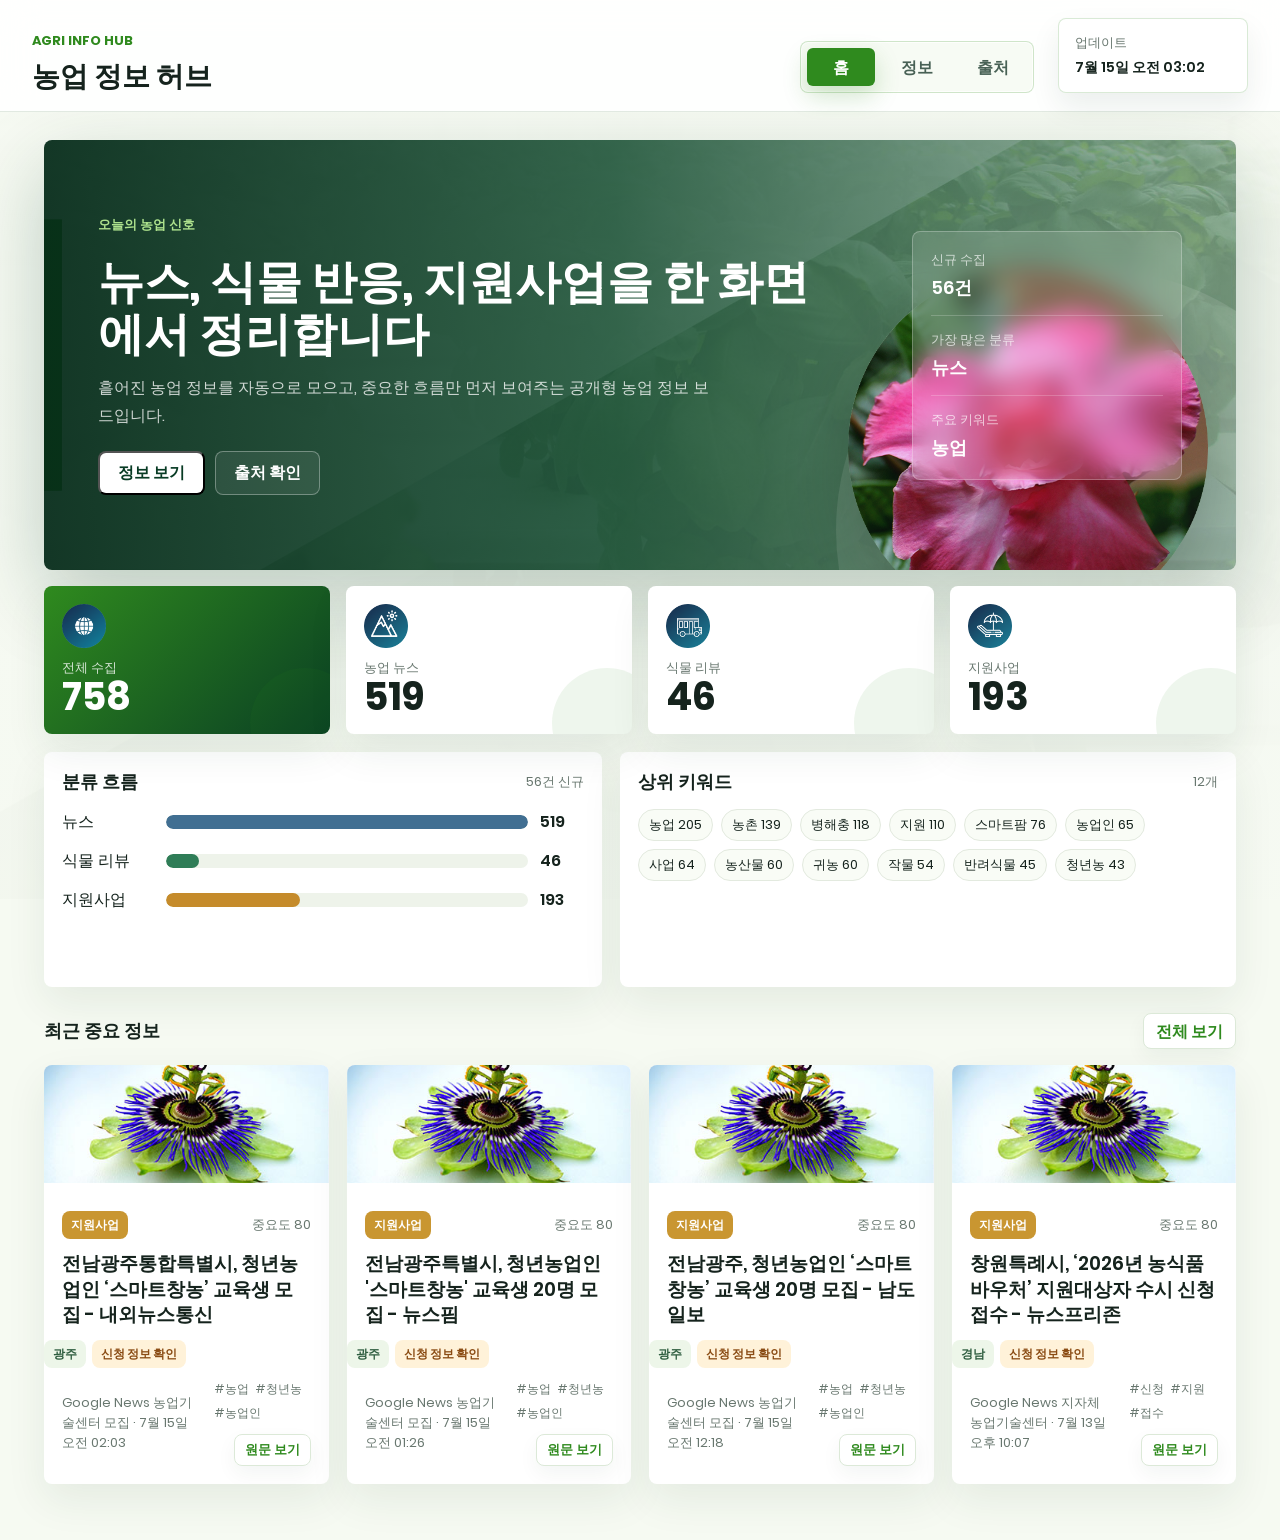
<file: public/index.html>
<!doctype html>
<html lang="ko">
  <head>
    <meta charset="utf-8">
    <meta name="viewport" content="width=device-width, initial-scale=1">
    <title>Agri Info Hub</title>
    <link rel="stylesheet" href="./styles.css?v=9">
  </head>
  <body>
    <header class="topbar">
      <button class="brand-lockup" data-home-link type="button" aria-label="홈으로 이동">
        <p class="eyebrow">Agri Info Hub</p>
        <h1>농업 정보 허브</h1>
      </button>
      <nav class="main-nav" aria-label="주요 화면">
        <button class="nav-button active" data-view="home" type="button">홈</button>
        <button class="nav-button" data-view="feed" type="button">정보</button>
        <button class="nav-button" data-view="sources" type="button">출처</button>
      </nav>
      <div class="update-box">
        <span>업데이트</span>
        <strong id="lastUpdated">대기 중</strong>
      </div>
    </header>

    <main class="layout">
      <section id="homeView" class="view active" aria-label="홈">
        <section class="home-hero">
          <div class="home-copy">
            <p class="eyebrow">오늘의 농업 신호</p>
            <h2>뉴스, 식물 반응, 지원사업을 한 화면에서 정리합니다</h2>
            <p class="hero-subtitle">흩어진 농업 정보를 자동으로 모으고, 중요한 흐름만 먼저 보여주는 공개형 농업 정보 보드입니다.</p>
            <div class="hero-actions">
              <button class="primary-action" data-view-jump="feed" type="button">정보 보기</button>
              <button class="secondary-action" data-view-jump="sources" type="button">출처 확인</button>
            </div>
          </div>
          <div class="signal-panel">
            <div class="signal-row">
              <span>신규 수집</span>
              <strong id="homeNewCount">0건</strong>
            </div>
            <div class="signal-row">
              <span>가장 많은 분류</span>
              <strong id="homeLeadCategory">-</strong>
            </div>
            <div class="signal-row">
              <span>주요 키워드</span>
              <strong id="homeTopKeyword">-</strong>
            </div>
          </div>
          <img class="hero-plant" src="./assets/images/hero-plant.png" alt="">
        </section>

        <section class="metrics home-metrics" aria-label="요약 지표">
          <article class="metric primary metric-link" data-feed-category="all" role="button" tabindex="0" aria-label="전체 수집 정보 보기">
            <img class="metric-icon" src="./assets/icon/global.png" alt="">
            <span>전체 수집</span>
            <strong id="metricTotal">0</strong>
          </article>
          <article class="metric metric-link" data-feed-category="news" role="button" tabindex="0" aria-label="농업 뉴스 보기">
            <img class="metric-icon" src="./assets/icon/field.png" alt="">
            <span>농업 뉴스</span>
            <strong id="metricNews">0</strong>
          </article>
          <article class="metric metric-link" data-feed-category="plant_reviews" role="button" tabindex="0" aria-label="식물 리뷰 보기">
            <img class="metric-icon" src="./assets/icon/logistics.png" alt="">
            <span>식물 리뷰</span>
            <strong id="metricPlant">0</strong>
          </article>
          <article class="metric metric-link" data-feed-category="support" role="button" tabindex="0" aria-label="지원사업 보기">
            <img class="metric-icon" src="./assets/icon/support.png" alt="">
            <span>지원사업</span>
            <strong id="metricSupport">0</strong>
          </article>
        </section>

        <section class="home-grid">
          <div class="chart-panel">
            <div class="panel-heading">
              <h2>분류 흐름</h2>
              <span id="newItems">0건 신규</span>
            </div>
            <div id="categoryBars" class="bar-list"></div>
          </div>
          <div class="chart-panel">
            <div class="panel-heading">
              <h2>상위 키워드</h2>
              <span id="keywordTotal">0개</span>
            </div>
            <div id="keywordCloud" class="keyword-cloud"></div>
          </div>
        </section>

        <section class="home-latest">
          <div class="section-heading">
            <h2>최근 중요 정보</h2>
            <button class="text-action" data-view-jump="feed" type="button">전체 보기</button>
          </div>
          <div id="homeLatestList" class="latest-list"></div>
        </section>
      </section>

      <section id="feedView" class="view" aria-label="수집 정보">
        <section class="view-header">
          <div>
            <p class="eyebrow">Collected Info</p>
            <h2>수집된 정보</h2>
          </div>
          <span id="resultCount">0건</span>
        </section>

        <section class="control-panel" aria-label="필터">
          <div class="search-wrap">
            <label for="searchInput">검색</label>
            <input id="searchInput" type="search" placeholder="작물, 지역, 지원사업, 식물명">
          </div>
          <div class="category-tabs" role="tablist" aria-label="분류">
            <button class="category-tab active" data-category="all" type="button">전체</button>
            <button class="category-tab" data-category="news" type="button">뉴스</button>
            <button class="category-tab" data-category="plant_reviews" type="button">식물 리뷰</button>
            <button class="category-tab" data-category="support" type="button">지원사업</button>
          </div>
          <div class="sort-tabs" role="tablist" aria-label="정렬">
            <button class="sort-tab active" data-sort="latest" type="button">최신순</button>
            <button class="sort-tab" data-sort="importance" type="button">중요도순</button>
            <button class="sort-tab" data-sort="support" type="button">지원사업 우선</button>
            <button class="sort-tab" data-sort="deadline" type="button">마감 임박순</button>
          </div>
        </section>

        <div id="itemsList" class="items-list feed-list"></div>
      </section>

      <section id="sourcesView" class="view" aria-label="출처와 상태">
        <section class="view-header">
          <div>
            <p class="eyebrow">Sources</p>
            <h2>출처와 수집 상태</h2>
          </div>
          <span id="runStatus">not_run</span>
        </section>

        <section class="source-grid">
          <div>
            <div class="section-heading">
              <h2>출처</h2>
            </div>
            <div id="sourceList" class="source-list"></div>
          </div>
          <div>
            <div class="section-heading">
              <h2>수집 상태</h2>
            </div>
            <div id="errorList" class="status-list"></div>
          </div>
        </section>
      </section>
    </main>

    <script src="./app.js?v=9"></script>
  </body>
</html>
</file>
<file: public/styles.css>
:root {
  color-scheme: light;
  --ink: #1c2421;
  --muted: #66726d;
  --line: #d8dfd6;
  --paper: #fbfcf8;
  --panel: #ffffff;
  --green: #2f7d57;
  --leaf: #dfeee4;
  --amber: #c58b2b;
  --blue: #416f92;
  --coral: #b85f4a;
  --shadow: 0 18px 40px rgba(31, 45, 36, 0.08);
}

* {
  box-sizing: border-box;
}

body {
  margin: 0;
  min-height: 100vh;
  color: var(--ink);
  background:
    linear-gradient(180deg, rgba(223, 238, 228, 0.7) 0, rgba(251, 252, 248, 0) 260px),
    var(--paper);
  font-family: Inter, ui-sans-serif, system-ui, -apple-system, BlinkMacSystemFont, "Segoe UI", sans-serif;
}

button,
input {
  font: inherit;
}

.topbar {
  display: grid;
  grid-template-columns: minmax(220px, 1fr) auto auto;
  align-items: end;
  gap: 24px;
  max-width: 1280px;
  margin: 0 auto;
  padding: 32px 24px 20px;
}

.eyebrow {
  margin: 0 0 8px;
  color: var(--green);
  font-size: 13px;
  font-weight: 800;
  text-transform: uppercase;
}

h1,
h2,
p {
  margin: 0;
}

h1 {
  font-size: 34px;
  line-height: 1.15;
}

h2 {
  font-size: 18px;
  line-height: 1.3;
}

.main-nav {
  display: inline-grid;
  grid-template-columns: repeat(3, minmax(68px, 1fr));
  gap: 8px;
  padding: 6px;
  border: 1px solid var(--line);
  border-radius: 8px;
  background: rgba(255, 255, 255, 0.72);
}

.nav-button,
.category-tab,
.sort-tab,
.text-action {
  cursor: pointer;
}

.nav-button {
  min-height: 38px;
  border: 0;
  border-radius: 6px;
  color: var(--muted);
  background: transparent;
  font-weight: 800;
}

.nav-button.active {
  color: #fff;
  background: var(--green);
}

.update-box {
  display: grid;
  gap: 4px;
  min-width: 190px;
  padding: 14px 16px;
  border: 1px solid var(--line);
  border-radius: 8px;
  background: rgba(255, 255, 255, 0.86);
}

.update-box span,
.metric span,
.panel-heading span,
.section-heading span,
.item-meta,
.source-list span,
.status-list span {
  color: var(--muted);
  font-size: 13px;
}

.update-box strong {
  font-size: 14px;
}

.layout {
  max-width: 1280px;
  margin: 0 auto;
  padding: 0 24px 48px;
}

.view {
  display: none;
}

.view.active {
  display: block;
}

.home-hero {
  display: grid;
  grid-template-columns: minmax(0, 1fr) 220px;
  gap: 24px;
  align-items: stretch;
  min-height: 190px;
  padding: 28px;
  border: 1px solid var(--line);
  border-radius: 8px;
  background:
    linear-gradient(135deg, rgba(47, 125, 87, 0.12), rgba(65, 111, 146, 0.08)),
    var(--panel);
  box-shadow: var(--shadow);
}

.home-copy {
  display: grid;
  align-content: center;
  gap: 14px;
}

.home-copy h2 {
  max-width: 740px;
  font-size: 34px;
  line-height: 1.18;
}

.signal-panel {
  display: grid;
  gap: 0;
  padding: 18px;
  border: 1px solid rgba(47, 125, 87, 0.22);
  border-radius: 8px;
  background: rgba(255, 255, 255, 0.72);
}

.signal-row {
  display: grid;
  gap: 4px;
  padding: 14px 0;
  border-bottom: 1px solid var(--line);
}

.signal-row:first-child {
  padding-top: 0;
}

.signal-row:last-child {
  padding-bottom: 0;
  border-bottom: 0;
}

.signal-row span {
  color: var(--muted);
  font-size: 13px;
}

.signal-row strong {
  overflow-wrap: anywhere;
  font-size: 18px;
}

.control-panel {
  display: grid;
  grid-template-columns: minmax(260px, 1fr) auto;
  gap: 16px;
  align-items: end;
  padding: 18px;
  border: 1px solid var(--line);
  border-radius: 8px;
  background: rgba(255, 255, 255, 0.9);
  box-shadow: var(--shadow);
}

.search-wrap {
  display: grid;
  gap: 8px;
}

.search-wrap label {
  color: var(--muted);
  font-size: 13px;
  font-weight: 700;
}

.search-wrap input {
  width: 100%;
  height: 44px;
  padding: 0 14px;
  border: 1px solid var(--line);
  border-radius: 8px;
  color: var(--ink);
  background: #fff;
  outline: none;
}

.search-wrap input:focus {
  border-color: var(--green);
  box-shadow: 0 0 0 3px rgba(47, 125, 87, 0.14);
}

.category-tabs {
  display: grid;
  grid-template-columns: repeat(4, minmax(86px, 1fr));
  gap: 8px;
}

.sort-tabs {
  display: grid;
  grid-template-columns: repeat(4, minmax(96px, 1fr));
  gap: 8px;
  grid-column: 1 / -1;
}

.category-tab,
.sort-tab {
  min-height: 44px;
  border: 1px solid var(--line);
  border-radius: 8px;
  color: var(--ink);
  background: #fff;
  cursor: pointer;
}

.category-tab.active,
.sort-tab.active {
  border-color: var(--green);
  color: #fff;
  background: var(--green);
}

.metrics {
  display: grid;
  grid-template-columns: repeat(4, minmax(0, 1fr));
  gap: 14px;
  margin-top: 16px;
}

.metric {
  min-height: 112px;
  display: grid;
  align-content: space-between;
  padding: 18px;
  border: 1px solid var(--line);
  border-radius: 8px;
  background: var(--panel);
}

.metric.primary {
  color: #fff;
  border-color: var(--green);
  background: var(--green);
}

.metric.primary span {
  color: rgba(255, 255, 255, 0.82);
}

.metric strong {
  font-size: 34px;
  line-height: 1;
}

.home-grid {
  display: grid;
  grid-template-columns: 1.1fr 0.9fr;
  gap: 16px;
  margin-top: 16px;
}

.chart-panel {
  min-height: 220px;
  padding: 18px;
  border: 1px solid var(--line);
  border-radius: 8px;
  background: var(--panel);
}

.panel-heading,
.section-heading,
.view-header {
  display: flex;
  align-items: center;
  justify-content: space-between;
  gap: 16px;
  margin-bottom: 16px;
}

.view-header {
  min-height: 112px;
  margin-bottom: 18px;
  padding: 20px 0 4px;
}

.view-header h2 {
  font-size: 30px;
}

.view-header > span {
  color: var(--muted);
  font-weight: 800;
}

.text-action {
  min-height: 36px;
  padding: 0 12px;
  border: 1px solid var(--line);
  border-radius: 8px;
  color: var(--green);
  background: #fff;
  font-weight: 800;
}

.text-action:hover {
  border-color: var(--green);
}

.bar-list {
  display: grid;
  gap: 14px;
}

.bar-row {
  display: grid;
  grid-template-columns: 92px 1fr 44px;
  gap: 12px;
  align-items: center;
}

.bar-track {
  height: 14px;
  overflow: hidden;
  border-radius: 999px;
  background: #edf1ec;
}

.bar-fill {
  min-width: 4px;
  height: 100%;
  border-radius: inherit;
}

.keyword-cloud {
  display: flex;
  flex-wrap: wrap;
  gap: 8px;
}

.keyword {
  display: inline-flex;
  align-items: center;
  min-height: 32px;
  padding: 0 10px;
  border: 1px solid var(--line);
  border-radius: 999px;
  background: #fff;
  color: var(--ink);
  font-size: 13px;
}

.content-grid {
  display: grid;
  grid-template-columns: minmax(0, 1fr) 320px;
  gap: 16px;
  margin-top: 18px;
}

.home-latest {
  margin-top: 18px;
}

.latest-list {
  display: grid;
  grid-template-columns: repeat(4, minmax(0, 1fr));
  gap: 14px;
}

.feed-list {
  margin-top: 18px;
}

.source-grid {
  display: grid;
  grid-template-columns: minmax(0, 1fr) minmax(280px, 0.6fr);
  gap: 16px;
}

.feed-column,
.side-column {
  min-width: 0;
}

.items-list,
.source-list,
.status-list {
  display: grid;
  gap: 12px;
}

.item-card,
.source-row,
.status-row,
.empty-state {
  border: 1px solid var(--line);
  border-radius: 8px;
  background: var(--panel);
}

.item-card {
  display: grid;
  gap: 12px;
  padding: 18px;
}

.compact-card {
  align-content: space-between;
  min-height: 220px;
}

.compact-card h3 {
  font-size: 17px;
}

.item-top {
  display: flex;
  align-items: center;
  justify-content: space-between;
  gap: 14px;
}

.badge {
  display: inline-flex;
  align-items: center;
  min-height: 28px;
  padding: 0 9px;
  border-radius: 999px;
  color: #fff;
  font-size: 12px;
  font-weight: 800;
  white-space: nowrap;
}

.badge.news {
  background: var(--blue);
}

.badge.plant_reviews {
  background: var(--green);
}

.badge.support {
  background: var(--amber);
}

.importance {
  color: var(--muted);
  font-size: 13px;
  white-space: nowrap;
}

.item-card h3 {
  margin: 0;
  font-size: 19px;
  line-height: 1.35;
}

.item-card h3 a,
.item-card h3 span {
  color: var(--ink);
  text-decoration: none;
}

.item-card h3 a:hover {
  color: var(--green);
  text-decoration: underline;
}

.item-summary {
  color: #3f4a45;
  line-height: 1.55;
}

.item-signals {
  display: flex;
  flex-wrap: wrap;
  gap: 6px;
}

.info-chip {
  min-height: 28px;
  display: inline-flex;
  align-items: center;
  padding: 0 9px;
  border-radius: 8px;
  color: #2f5e40;
  background: #edf6e9;
  font-size: 12px;
  font-weight: 800;
}

.info-chip.deadline {
  color: #8a4b13;
  background: #fff2d9;
}

.item-footer {
  display: flex;
  align-items: center;
  justify-content: space-between;
  gap: 16px;
}

.item-keywords {
  display: flex;
  flex-wrap: wrap;
  gap: 6px;
}

.item-actions {
  display: flex;
  align-items: center;
  justify-content: flex-end;
  gap: 12px;
  flex-wrap: wrap;
}

.open-link {
  min-height: 32px;
  display: inline-flex;
  align-items: center;
  padding: 0 10px;
  border: 1px solid var(--line);
  border-radius: 8px;
  color: var(--green);
  background: #fff;
  font-size: 13px;
  font-weight: 800;
  text-decoration: none;
}

.open-link:hover {
  border-color: var(--green);
}

.open-link.disabled {
  color: var(--muted);
}

.mini-keyword {
  color: var(--muted);
  font-size: 12px;
}

.source-row,
.status-row {
  display: grid;
  grid-template-columns: 1fr auto;
  gap: 12px;
  align-items: center;
  min-height: 48px;
  padding: 12px;
}

.status-row {
  grid-template-columns: 1fr;
}

.compact {
  margin-top: 24px;
}

.empty-state {
  min-height: 180px;
  display: grid;
  place-items: center;
  padding: 24px;
  color: var(--muted);
  text-align: center;
}

@media (max-width: 920px) {
  .control-panel,
  .item-footer {
    align-items: stretch;
  }

  .item-footer {
    flex-direction: column;
  }

  .topbar {
    grid-template-columns: 1fr;
  }

  .main-nav {
    width: 100%;
  }

  .home-hero,
  .control-panel,
  .home-grid,
  .content-grid,
  .source-grid {
    grid-template-columns: 1fr;
  }

  .metrics {
    grid-template-columns: repeat(2, minmax(0, 1fr));
  }

  .latest-list {
    grid-template-columns: repeat(2, minmax(0, 1fr));
  }
}

@media (max-width: 620px) {
  .topbar {
    padding: 24px 16px 16px;
  }

  .layout {
    padding: 0 16px 36px;
  }

  h1 {
    font-size: 28px;
  }

  .category-tabs,
  .sort-tabs,
  .metrics {
    grid-template-columns: 1fr;
  }

  .home-hero {
    padding: 20px;
  }

  .home-copy h2 {
    font-size: 26px;
  }

  .latest-list {
    grid-template-columns: 1fr;
  }

  .bar-row {
    grid-template-columns: 80px 1fr 36px;
  }
}

/* Greeno-inspired visual layer */
@font-face {
  font-family: "PoppinsLocal";
  src: url("./assets/fonts/Poppins-Regular.ttf") format("truetype");
  font-weight: 400;
}

@font-face {
  font-family: "PoppinsLocal";
  src: url("./assets/fonts/Poppins-SemiBold.ttf") format("truetype");
  font-weight: 700;
}

@font-face {
  font-family: "PoppinsLocal";
  src: url("./assets/fonts/Poppins-Bold.ttf") format("truetype");
  font-weight: 800;
}

:root {
  --ink: #15231d;
  --muted: #68776f;
  --line: #dce6dc;
  --paper: #f6faf2;
  --panel: #ffffff;
  --green: #2f8a1e;
  --deep-green: #083b24;
  --leaf: #e8f4df;
  --amber: #c99631;
  --blue: #174f72;
  --coral: #c85b46;
  --shadow: 0 24px 60px rgba(19, 55, 34, 0.11);
}

body {
  background:
    linear-gradient(180deg, rgba(246, 250, 242, 0.92), rgba(246, 250, 242, 0.98)),
    url("./assets/images/banner.jpg") center top / cover fixed,
    var(--paper);
  font-family: "PoppinsLocal", Inter, ui-sans-serif, system-ui, -apple-system, BlinkMacSystemFont, "Segoe UI", sans-serif;
}

.topbar {
  position: sticky;
  top: 0;
  z-index: 20;
  max-width: none;
  grid-template-columns: minmax(220px, 1fr) auto auto;
  padding: 18px 32px;
  border-bottom: 1px solid rgba(220, 230, 220, 0.86);
  background: rgba(255, 255, 255, 0.9);
  backdrop-filter: blur(18px);
}

.brand-lockup {
  display: grid;
  gap: 2px;
  justify-self: start;
  border: 0;
  padding: 0;
  color: inherit;
  background: transparent;
  text-align: left;
  cursor: pointer;
}

.brand-lockup h1 {
  font-size: 28px;
}

.brand-lockup:hover h1,
.brand-lockup:focus-visible h1 {
  color: var(--green);
}

.brand-lockup:focus-visible {
  outline: 3px solid rgba(47, 138, 30, 0.24);
  outline-offset: 6px;
}

.eyebrow {
  color: var(--green);
  letter-spacing: 0;
}

.main-nav {
  border-color: rgba(47, 138, 30, 0.2);
  background: #f7fbf4;
  box-shadow: inset 0 0 0 1px rgba(255, 255, 255, 0.78);
}

.nav-button {
  color: #486155;
}

.nav-button.active {
  background: var(--green);
  box-shadow: 0 10px 24px rgba(47, 138, 30, 0.22);
}

.update-box {
  border-color: rgba(47, 138, 30, 0.18);
  background: #fff;
  box-shadow: 0 14px 30px rgba(19, 55, 34, 0.08);
}

.layout {
  max-width: 1240px;
  padding: 28px 24px 56px;
}

.home-hero {
  position: relative;
  min-height: 430px;
  overflow: hidden;
  grid-template-columns: minmax(0, 1fr) 270px;
  align-items: center;
  padding: 54px;
  border: 0;
  color: #fff;
  background:
    linear-gradient(90deg, rgba(5, 43, 25, 0.94) 0%, rgba(9, 68, 38, 0.82) 48%, rgba(23, 89, 47, 0.4) 100%),
    url("./assets/images/banner.jpg") center / cover;
  box-shadow: 0 28px 80px rgba(8, 59, 36, 0.24);
}

.home-hero::after {
  content: "";
  position: absolute;
  inset: auto -120px -220px auto;
  width: 520px;
  height: 520px;
  border-radius: 50%;
  background: rgba(255, 255, 255, 0.1);
}

.home-copy {
  position: relative;
  z-index: 2;
  max-width: 720px;
}

.home-copy .eyebrow {
  color: #aee28d;
}

.home-copy h2 {
  max-width: 760px;
  color: #fff;
  font-size: 46px;
  font-weight: 800;
  line-height: 1.12;
}

.hero-subtitle {
  max-width: 620px;
  color: rgba(255, 255, 255, 0.78);
  font-size: 16px;
  line-height: 1.7;
}

.hero-actions {
  display: flex;
  flex-wrap: wrap;
  gap: 10px;
  margin-top: 8px;
}

.primary-action,
.secondary-action {
  min-height: 44px;
  padding: 0 18px;
  border-radius: 8px;
  font-weight: 800;
}

.primary-action {
  color: var(--deep-green);
  background: #fff;
}

.secondary-action {
  border: 1px solid rgba(255, 255, 255, 0.32);
  color: #fff;
  background: rgba(255, 255, 255, 0.08);
}

.signal-panel {
  position: relative;
  z-index: 2;
  align-self: center;
  border-color: rgba(255, 255, 255, 0.25);
  color: #fff;
  background: rgba(255, 255, 255, 0.13);
  backdrop-filter: blur(12px);
}

.signal-row {
  border-color: rgba(255, 255, 255, 0.2);
}

.signal-row span {
  color: rgba(255, 255, 255, 0.7);
}

.signal-row strong {
  color: #fff;
}

.hero-plant {
  position: absolute;
  right: 28px;
  bottom: -58px;
  z-index: 1;
  width: min(36vw, 360px);
  opacity: 0.9;
  filter: drop-shadow(0 28px 36px rgba(0, 0, 0, 0.22));
  pointer-events: none;
}

.metrics {
  gap: 16px;
}

.metric {
  position: relative;
  min-height: 134px;
  overflow: hidden;
  border: 0;
  box-shadow: 0 16px 40px rgba(25, 66, 42, 0.09);
}

.metric-link {
  cursor: pointer;
}

.metric-link::before {
  content: "보기";
  position: absolute;
  top: 16px;
  right: 16px;
  z-index: 1;
  min-height: 28px;
  display: inline-flex;
  align-items: center;
  padding: 0 10px;
  border-radius: 8px;
  color: var(--green);
  background: rgba(47, 138, 30, 0.1);
  font-size: 12px;
  font-weight: 800;
  opacity: 0;
  transform: translateY(-4px);
  transition: opacity 0.18s ease, transform 0.18s ease;
}

.metric-link:hover,
.metric-link:focus-visible {
  transform: translateY(-2px);
  box-shadow: 0 22px 54px rgba(25, 66, 42, 0.14);
}

.metric-link:hover::before,
.metric-link:focus-visible::before {
  opacity: 1;
  transform: translateY(0);
}

.metric-link.primary::before {
  color: #fff;
  background: rgba(255, 255, 255, 0.18);
}

.metric-link:focus-visible {
  outline: 3px solid rgba(47, 138, 30, 0.28);
  outline-offset: 3px;
}

.metric::after {
  content: "";
  position: absolute;
  right: -30px;
  bottom: -44px;
  width: 110px;
  height: 110px;
  border-radius: 50%;
  background: rgba(47, 138, 30, 0.08);
}

.metric.primary {
  background:
    linear-gradient(135deg, rgba(47, 138, 30, 0.94), rgba(8, 59, 36, 0.94)),
    var(--green);
}

.metric-icon {
  width: 44px;
  height: 44px;
  object-fit: contain;
  margin-bottom: 10px;
}

.metric:not(.primary) .metric-icon {
  filter: saturate(0.9);
}

.metric strong {
  font-size: 38px;
  font-weight: 800;
}

.home-grid {
  grid-template-columns: 0.95fr 1.05fr;
  gap: 18px;
  margin-top: 18px;
}

.chart-panel,
.item-card,
.source-row,
.status-row,
.empty-state,
.control-panel {
  border: 0;
  box-shadow: 0 16px 40px rgba(25, 66, 42, 0.08);
}

.chart-panel {
  min-height: 235px;
}

.bar-track {
  background: #eef3ea;
}

.keyword {
  border-color: #e3eadf;
  background: #f9fcf6;
}

.home-latest {
  margin-top: 26px;
}

.section-heading h2,
.panel-heading h2 {
  font-weight: 800;
}

.latest-list {
  gap: 18px;
}

.compact-card {
  min-height: 316px;
  padding: 0;
  overflow: hidden;
}

.compact-card > .item-top,
.compact-card > h3,
.compact-card > .item-footer {
  margin-left: 18px;
  margin-right: 18px;
}

.compact-card > .item-top {
  margin-top: 16px;
}

.compact-card > .item-footer {
  margin-bottom: 18px;
}

.compact-image {
  height: 118px;
  background-position: center;
  background-size: cover;
}

.item-card {
  transition: transform 0.18s ease, box-shadow 0.18s ease;
}

.item-card:hover {
  transform: translateY(-2px);
  box-shadow: 0 22px 54px rgba(25, 66, 42, 0.12);
}

.badge {
  border-radius: 8px;
}

.badge.news {
  background: var(--blue);
}

.badge.plant_reviews {
  background: var(--green);
}

.badge.support {
  background: var(--amber);
}

.open-link,
.text-action {
  border-color: #dce9d8;
  box-shadow: 0 8px 20px rgba(25, 66, 42, 0.05);
}

.view-header {
  min-height: 136px;
  padding: 30px 0 8px;
}

.view-header h2 {
  font-weight: 800;
}

.control-panel {
  background: #fff;
}

.category-tab.active {
  background: var(--green);
}

.sort-tab.active {
  background: var(--green);
}

@media (max-width: 920px) {
  .topbar {
    position: static;
    grid-template-columns: 1fr;
    padding: 18px 16px;
  }

  .main-nav,
  .update-box {
    width: 100%;
  }

  .layout {
    padding: 18px 16px 42px;
  }

  .home-hero {
    grid-template-columns: 1fr;
    min-height: auto;
    padding: 30px 22px;
  }

  .home-copy h2 {
    font-size: 34px;
  }

  .hero-plant {
    display: none;
  }

  .signal-panel {
    max-width: none;
  }

  .home-grid {
    grid-template-columns: 1fr;
  }
}

@media (max-width: 620px) {
  .brand-lockup h1 {
    font-size: 25px;
  }

  .home-copy h2 {
    font-size: 29px;
  }

  .hero-subtitle {
    font-size: 14px;
  }

  .primary-action,
  .secondary-action {
    width: 100%;
  }
}
</file>
